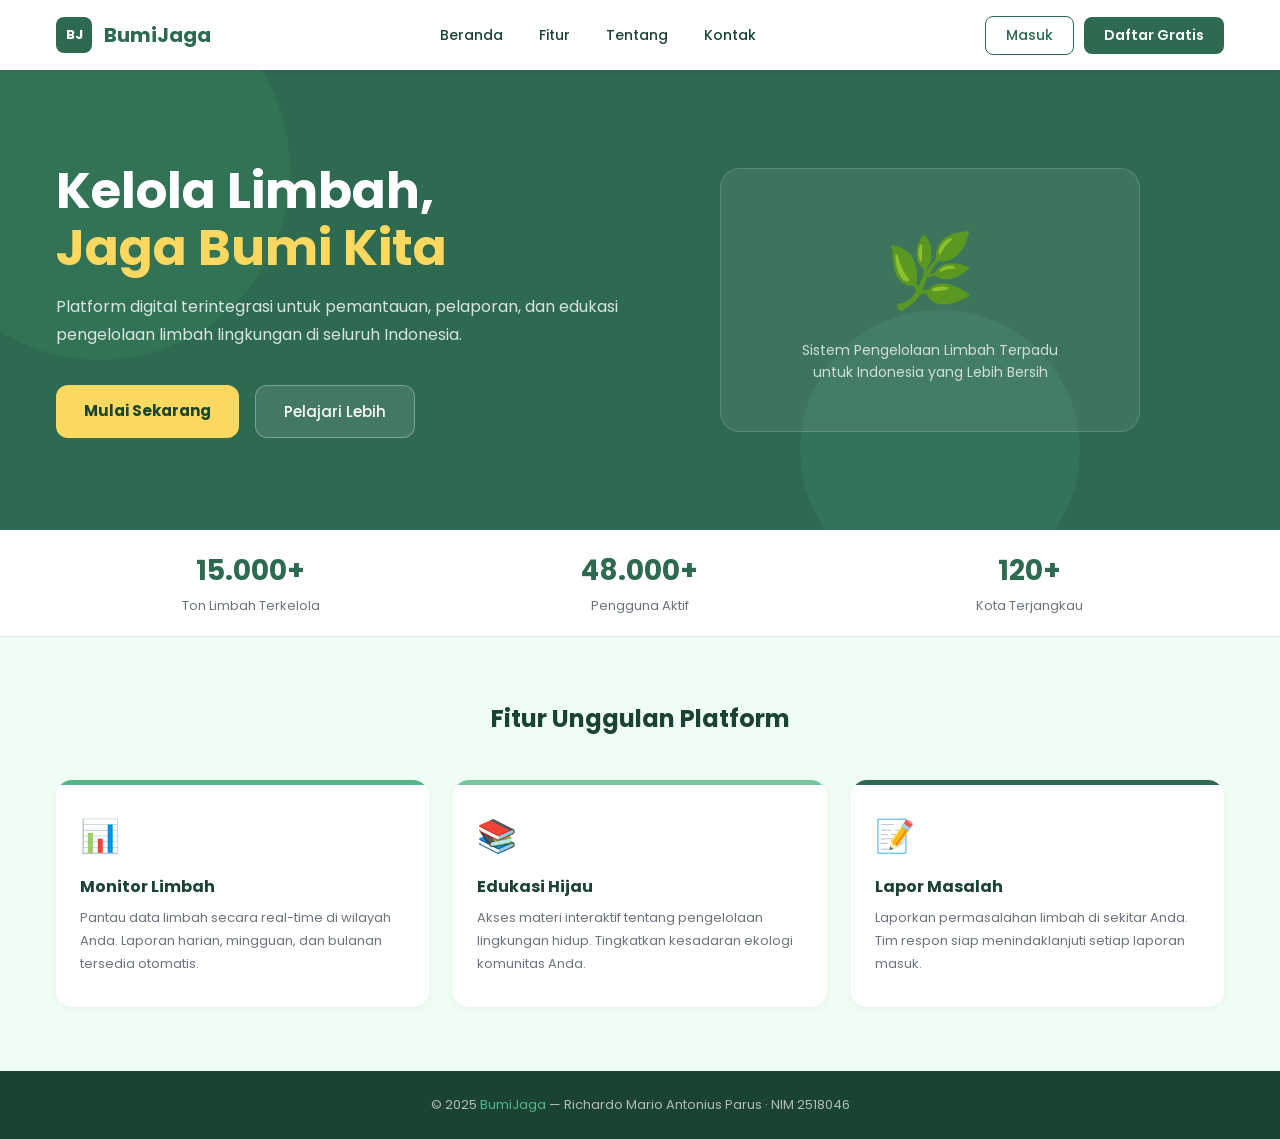
<file: index.html>
<!DOCTYPE html>
<html lang="id">
<head>
<meta charset="UTF-8">
<meta name="viewport" content="width=device-width, initial-scale=1.0">
<title>BumiJaga — Beranda</title>
<link href="https://fonts.googleapis.com/css2?family=Poppins:wght@400;500;600;700&display=swap" rel="stylesheet">
<style>
:root{--pri:#2D6A4F;--sec:#52B788;--acc:#74C69D;--bg:#F0FDF4;--dar:#1B4332;--gra:#6B7280;--lgr:#E5E7EB;--yel:#FBD85F;--whi:#fff}
*{margin:0;padding:0;box-sizing:border-box}
body{font-family:'Poppins',sans-serif;background:var(--bg);color:var(--dar)}

/* ── NAV ── */
.nav{background:var(--whi);padding:0 56px;height:70px;display:flex;align-items:center;justify-content:space-between;box-shadow:0 1px 6px rgba(0,0,0,.06);position:sticky;top:0;z-index:200}
.nav-logo{display:flex;align-items:center;gap:12px;text-decoration:none}
.nav-icon{width:36px;height:36px;background:var(--pri);border-radius:8px;display:flex;align-items:center;justify-content:center;color:var(--whi);font-weight:700;font-size:13px;flex-shrink:0}
.nav-name{font-weight:700;font-size:20px;color:var(--pri)}
.nav-links{display:flex;gap:36px}
.nav-links a{text-decoration:none;color:var(--dar);font-size:14px;font-weight:500;transition:color .2s}
.nav-links a:hover{color:var(--sec)}
.nav-act{display:flex;gap:10px;align-items:center}
.btn-out{padding:8px 20px;border:1.5px solid var(--pri);background:transparent;color:var(--pri);border-radius:8px;font-size:14px;font-weight:500;cursor:pointer;font-family:'Poppins',sans-serif;text-decoration:none;transition:all .2s}
.btn-out:hover{background:var(--pri);color:var(--whi)}
.btn-fil{padding:8px 20px;background:var(--pri);color:var(--whi);border:none;border-radius:8px;font-size:14px;font-weight:600;cursor:pointer;font-family:'Poppins',sans-serif;text-decoration:none;transition:background .2s}
.btn-fil:hover{background:var(--dar)}
.hamburger{display:none;flex-direction:column;gap:5px;cursor:pointer;background:none;border:none;padding:4px}
.hamburger span{display:block;width:24px;height:2px;background:var(--dar);border-radius:2px;transition:all .3s}
.nav-mobile{display:none;position:fixed;inset:0;background:rgba(0,0,0,.5);z-index:300}
.nav-mobile.open{display:block}
.nav-mobile-menu{background:var(--whi);width:80%;max-width:300px;height:100%;padding:32px 24px;display:flex;flex-direction:column;gap:8px}
.nav-mobile-menu a{text-decoration:none;color:var(--dar);font-size:16px;font-weight:500;padding:12px 0;border-bottom:1px solid var(--lgr)}
.nav-mobile-close{background:none;border:none;font-size:24px;cursor:pointer;color:var(--gra);align-self:flex-end;margin-bottom:16px}

/* ── HERO ── */
.hero{background:var(--pri);padding:72px 56px;position:relative;overflow:hidden;display:flex;align-items:center;gap:64px;min-height:460px}
.hero::before{content:'';position:absolute;width:380px;height:380px;border-radius:50%;background:var(--sec);opacity:.12;top:-90px;left:-90px;pointer-events:none}
.hero::after{content:'';position:absolute;width:280px;height:280px;border-radius:50%;background:var(--acc);opacity:.1;bottom:-60px;right:200px;pointer-events:none}
.hero-c{flex:1;z-index:1;max-width:600px}
.hero-h{font-size:50px;font-weight:700;color:var(--whi);line-height:1.14}
.hero-h span{color:var(--yel)}
.hero-sub{margin-top:16px;color:rgba(255,255,255,.82);font-size:16px;line-height:1.75}
.hero-btns{margin-top:36px;display:flex;gap:16px;flex-wrap:wrap}
.hbtn-p{padding:14px 28px;background:var(--yel);color:var(--dar);border:none;border-radius:12px;font-size:15px;font-weight:700;cursor:pointer;font-family:'Poppins',sans-serif;text-decoration:none;display:inline-block}
.hbtn-s{padding:14px 28px;background:rgba(255,255,255,.1);color:var(--whi);border:1px solid rgba(255,255,255,.3);border-radius:12px;font-size:15px;font-weight:500;cursor:pointer;font-family:'Poppins',sans-serif;display:inline-block;text-decoration:none}
.hero-vis{flex:0 0 420px;z-index:1}
.hero-card{background:rgba(255,255,255,.08);border:1px solid rgba(255,255,255,.15);border-radius:20px;padding:48px 40px;text-align:center}
.hero-card-ico{font-size:72px}
.hero-card-txt{color:rgba(255,255,255,.75);font-size:14px;margin-top:14px;line-height:1.6}

/* ── STATS ── */
.statsbar{background:var(--whi);padding:20px 56px;display:grid;grid-template-columns:repeat(3,1fr);border-bottom:1px solid var(--lgr)}
.st-item{display:flex;flex-direction:column;align-items:center;gap:4px}
.st-val{font-size:28px;font-weight:700;color:var(--pri)}
.st-lbl{font-size:13px;color:var(--gra)}

/* ── FEATURES ── */
.feats{padding:64px 56px;background:var(--bg)}
.sec-title{text-align:center;font-size:24px;font-weight:700;color:var(--dar);margin-bottom:44px}
.feats-grid{display:grid;grid-template-columns:repeat(3,1fr);gap:24px;max-width:1200px;margin:0 auto}
.feat-card{background:var(--whi);border-radius:16px;padding:32px 24px;position:relative;overflow:hidden;box-shadow:0 2px 8px rgba(0,0,0,.04)}
.feat-card::before{content:'';position:absolute;top:0;left:0;right:0;height:5px}
.feat-card:nth-child(1)::before{background:var(--sec)}
.feat-card:nth-child(2)::before{background:var(--acc)}
.feat-card:nth-child(3)::before{background:var(--pri)}
.feat-ico{font-size:32px;margin-bottom:14px}
.feat-title{font-size:16px;font-weight:700;color:var(--dar);margin-bottom:8px}
.feat-desc{font-size:13px;color:var(--gra);line-height:1.75}

/* ── FOOTER ── */
footer{background:var(--dar);color:rgba(255,255,255,.65);text-align:center;padding:24px;font-size:13px}
footer span{color:var(--sec)}

/* ═══════════════════════════════
   RESPONSIVE — max-width: 768px
═══════════════════════════════ */
@media (max-width: 768px) {
  .nav{padding:0 20px}
  .nav-links,.nav-act{display:none}
  .hamburger{display:flex}

  .hero{flex-direction:column;padding:40px 20px;min-height:auto;gap:32px}
  .hero-h{font-size:32px}
  .hero-sub{font-size:14px}
  .hero-vis{display:none}
  .hero-btns{flex-direction:column;gap:12px}
  .hbtn-p,.hbtn-s{text-align:center}

  .statsbar{grid-template-columns:1fr;padding:20px;gap:16px}
  .st-item{flex-direction:row;justify-content:space-between;padding:12px 0;border-bottom:1px solid var(--lgr)}
  .st-item:last-child{border-bottom:none}

  .feats{padding:40px 20px}
  .feats-grid{grid-template-columns:1fr}
}
</style>
</head>
<body>

<nav class="nav">
  <a class="nav-logo" href="index.html">
    <div class="nav-icon">BJ</div>
    <span class="nav-name">BumiJaga</span>
  </a>
  <div class="nav-links">
    <a href="#">Beranda</a><a href="#">Fitur</a><a href="#">Tentang</a><a href="#">Kontak</a>
  </div>
  <div class="nav-act">
    <a class="btn-out" href="login.html">Masuk</a>
    <a class="btn-fil" href="register.html">Daftar Gratis</a>
  </div>
  <button class="hamburger" onclick="document.getElementById('mobileNav').classList.add('open')" aria-label="Menu">
    <span></span><span></span><span></span>
  </button>
</nav>

<div class="nav-mobile" id="mobileNav" onclick="if(event.target===this)this.classList.remove('open')">
  <div class="nav-mobile-menu">
    <button class="nav-mobile-close" onclick="document.getElementById('mobileNav').classList.remove('open')">✕</button>
    <a href="#">Beranda</a>
    <a href="#">Fitur</a>
    <a href="#">Tentang</a>
    <a href="#">Kontak</a>
    <a href="login.html" style="color:var(--pri);font-weight:600">Masuk</a>
    <a href="register.html" style="color:var(--pri);font-weight:600">Daftar Gratis</a>
  </div>
</div>

<section class="hero">
  <div class="hero-c">
    <h1 class="hero-h">Kelola Limbah,<br><span>Jaga Bumi Kita</span></h1>
    <p class="hero-sub">Platform digital terintegrasi untuk pemantauan, pelaporan, dan edukasi pengelolaan limbah lingkungan di seluruh Indonesia.</p>
    <div class="hero-btns">
      <a class="hbtn-p" href="register.html">Mulai Sekarang</a>
      <a class="hbtn-s" href="#">Pelajari Lebih</a>
    </div>
  </div>
  <div class="hero-vis">
    <div class="hero-card">
      <div class="hero-card-ico">🌿</div>
      <p class="hero-card-txt">Sistem Pengelolaan Limbah Terpadu<br>untuk Indonesia yang Lebih Bersih</p>
    </div>
  </div>
</section>

<div class="statsbar">
  <div class="st-item"><div class="st-val">15.000+</div><div class="st-lbl">Ton Limbah Terkelola</div></div>
  <div class="st-item"><div class="st-val">48.000+</div><div class="st-lbl">Pengguna Aktif</div></div>
  <div class="st-item"><div class="st-val">120+</div><div class="st-lbl">Kota Terjangkau</div></div>
</div>

<section class="feats">
  <h2 class="sec-title">Fitur Unggulan Platform</h2>
  <div class="feats-grid">
    <div class="feat-card"><div class="feat-ico">📊</div><h3 class="feat-title">Monitor Limbah</h3><p class="feat-desc">Pantau data limbah secara real-time di wilayah Anda. Laporan harian, mingguan, dan bulanan tersedia otomatis.</p></div>
    <div class="feat-card"><div class="feat-ico">📚</div><h3 class="feat-title">Edukasi Hijau</h3><p class="feat-desc">Akses materi interaktif tentang pengelolaan lingkungan hidup. Tingkatkan kesadaran ekologi komunitas Anda.</p></div>
    <div class="feat-card"><div class="feat-ico">📝</div><h3 class="feat-title">Lapor Masalah</h3><p class="feat-desc">Laporkan permasalahan limbah di sekitar Anda. Tim respon siap menindaklanjuti setiap laporan masuk.</p></div>
  </div>
</section>

<footer><p>© 2025 <span>BumiJaga</span> — Richardo Mario Antonius Parus · NIM 2518046</p></footer>
</body>
</html>
</file>
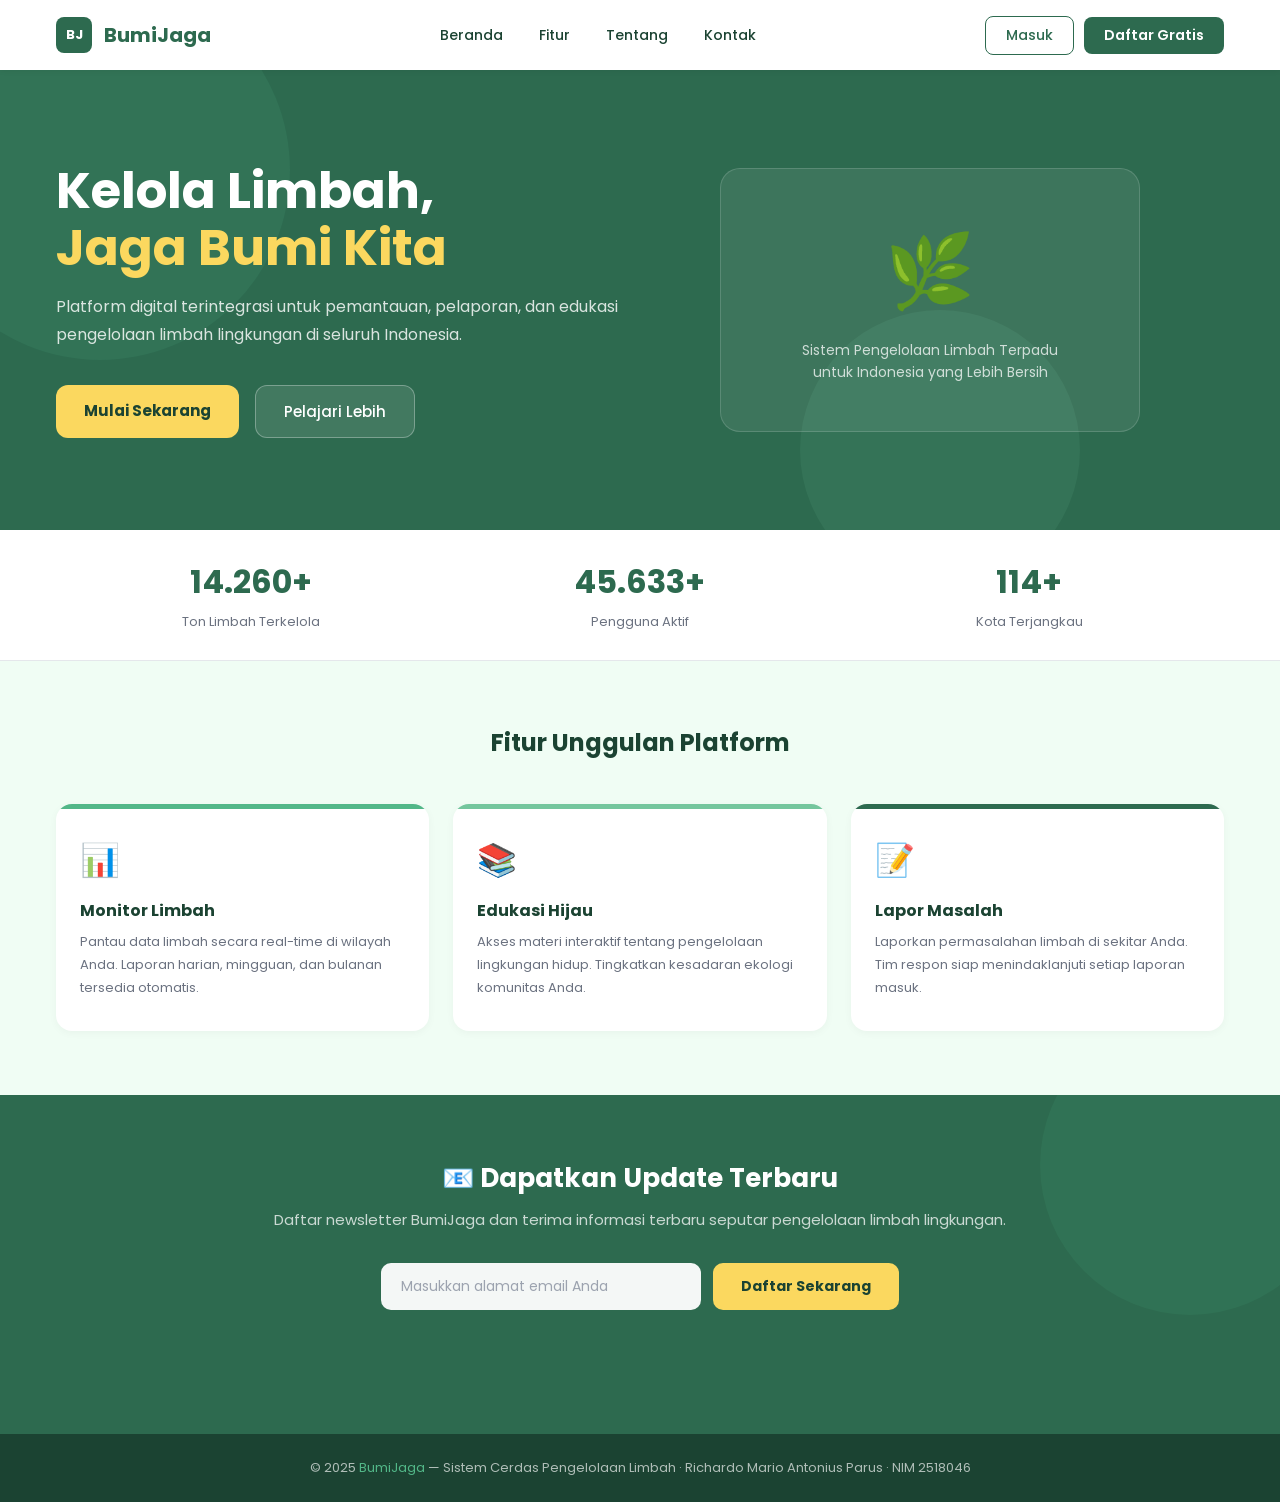
<file: index (1).html>
<!DOCTYPE html>
<html lang="id">
<head>
<meta charset="UTF-8">
<meta name="viewport" content="width=device-width, initial-scale=1.0">
<title>BumiJaga — Beranda</title>
<link href="https://fonts.googleapis.com/css2?family=Poppins:wght@400;500;600;700&display=swap" rel="stylesheet">
<style>
:root{--pri:#2D6A4F;--sec:#52B788;--acc:#74C69D;--bg:#F0FDF4;--dar:#1B4332;--gra:#6B7280;--lgr:#E5E7EB;--yel:#FBD85F;--whi:#fff;--red:#EF4444;--blue:#3B82F6;--warn:#F59E0B}
*{margin:0;padding:0;box-sizing:border-box}
body{font-family:'Poppins',sans-serif;background:var(--bg);color:var(--dar)}

/* ── NAV ── */
.nav{background:var(--whi);padding:0 56px;height:70px;display:flex;align-items:center;justify-content:space-between;box-shadow:0 1px 6px rgba(0,0,0,.06);position:sticky;top:0;z-index:200}
.nav-logo{display:flex;align-items:center;gap:12px;text-decoration:none}
.nav-icon{width:36px;height:36px;background:var(--pri);border-radius:8px;display:flex;align-items:center;justify-content:center;color:var(--whi);font-weight:700;font-size:13px;flex-shrink:0}
.nav-name{font-weight:700;font-size:20px;color:var(--pri)}
.nav-links{display:flex;gap:36px}
.nav-links a{text-decoration:none;color:var(--dar);font-size:14px;font-weight:500;transition:color .2s}
.nav-links a:hover{color:var(--sec)}
.nav-act{display:flex;gap:10px;align-items:center}
.btn-out{padding:8px 20px;border:1.5px solid var(--pri);background:transparent;color:var(--pri);border-radius:8px;font-size:14px;font-weight:500;cursor:pointer;font-family:'Poppins',sans-serif;text-decoration:none;transition:all .2s}
.btn-out:hover{background:var(--pri);color:var(--whi)}
.btn-fil{padding:8px 20px;background:var(--pri);color:var(--whi);border:none;border-radius:8px;font-size:14px;font-weight:600;cursor:pointer;font-family:'Poppins',sans-serif;text-decoration:none;transition:background .2s}
.btn-fil:hover{background:var(--dar)}
.hamburger{display:none;flex-direction:column;gap:5px;cursor:pointer;background:none;border:none;padding:4px}
.hamburger span{display:block;width:24px;height:2px;background:var(--dar);border-radius:2px;transition:all .3s}
.nav-mobile{display:none;position:fixed;inset:0;background:rgba(0,0,0,.5);z-index:300}
.nav-mobile.open{display:block}
.nav-mobile-menu{background:var(--whi);width:80%;max-width:300px;height:100%;padding:32px 24px;display:flex;flex-direction:column;gap:8px}
.nav-mobile-menu a{text-decoration:none;color:var(--dar);font-size:16px;font-weight:500;padding:12px 0;border-bottom:1px solid var(--lgr)}
.nav-mobile-close{background:none;border:none;font-size:24px;cursor:pointer;color:var(--gra);align-self:flex-end;margin-bottom:16px}

/* ── HERO ── */
.hero{background:var(--pri);padding:72px 56px;position:relative;overflow:hidden;display:flex;align-items:center;gap:64px;min-height:460px}
.hero::before{content:'';position:absolute;width:380px;height:380px;border-radius:50%;background:var(--sec);opacity:.12;top:-90px;left:-90px;pointer-events:none}
.hero::after{content:'';position:absolute;width:280px;height:280px;border-radius:50%;background:var(--acc);opacity:.1;bottom:-60px;right:200px;pointer-events:none}
.hero-c{flex:1;z-index:1;max-width:600px}
.hero-h{font-size:50px;font-weight:700;color:var(--whi);line-height:1.14}
.hero-h span{color:var(--yel)}
.hero-sub{margin-top:16px;color:rgba(255,255,255,.82);font-size:16px;line-height:1.75}
.hero-btns{margin-top:36px;display:flex;gap:16px;flex-wrap:wrap}
.hbtn-p{padding:14px 28px;background:var(--yel);color:var(--dar);border:none;border-radius:12px;font-size:15px;font-weight:700;cursor:pointer;font-family:'Poppins',sans-serif;text-decoration:none;display:inline-block;transition:opacity .2s}
.hbtn-p:hover{opacity:.88}
.hbtn-s{padding:14px 28px;background:rgba(255,255,255,.1);color:var(--whi);border:1px solid rgba(255,255,255,.3);border-radius:12px;font-size:15px;font-weight:500;cursor:pointer;font-family:'Poppins',sans-serif;display:inline-block;text-decoration:none;transition:background .2s}
.hbtn-s:hover{background:rgba(255,255,255,.2)}
.hero-vis{flex:0 0 420px;z-index:1}
.hero-card{background:rgba(255,255,255,.08);border:1px solid rgba(255,255,255,.15);border-radius:20px;padding:48px 40px;text-align:center}
.hero-card-ico{font-size:72px}
.hero-card-txt{color:rgba(255,255,255,.75);font-size:14px;margin-top:14px;line-height:1.6}

/* ── STATS ── */
.statsbar{background:var(--whi);padding:28px 56px;display:grid;grid-template-columns:repeat(3,1fr);border-bottom:1px solid var(--lgr)}
.st-item{display:flex;flex-direction:column;align-items:center;gap:6px}
.st-val{font-size:32px;font-weight:700;color:var(--pri);min-width:80px;text-align:center}
.st-lbl{font-size:13px;color:var(--gra)}

/* ── FEATURES ── */
.feats{padding:64px 56px;background:var(--bg)}
.sec-title{text-align:center;font-size:24px;font-weight:700;color:var(--dar);margin-bottom:44px}
.feats-grid{display:grid;grid-template-columns:repeat(3,1fr);gap:24px;max-width:1200px;margin:0 auto}
.feat-card{background:var(--whi);border-radius:16px;padding:32px 24px;position:relative;overflow:hidden;box-shadow:0 2px 8px rgba(0,0,0,.04);transition:transform .3s,box-shadow .3s}
.feat-card:hover{transform:translateY(-4px);box-shadow:0 8px 24px rgba(0,0,0,.1)}
.feat-card::before{content:'';position:absolute;top:0;left:0;right:0;height:5px}
.feat-card:nth-child(1)::before{background:var(--sec)}
.feat-card:nth-child(2)::before{background:var(--acc)}
.feat-card:nth-child(3)::before{background:var(--pri)}
.feat-ico{font-size:32px;margin-bottom:14px}
.feat-title{font-size:16px;font-weight:700;color:var(--dar);margin-bottom:8px}
.feat-desc{font-size:13px;color:var(--gra);line-height:1.75}

/* ══ DOM 2: SCROLL REVEAL ══ */
.reveal{opacity:0;transform:translateY(32px);transition:opacity .6s ease,transform .6s ease}
.reveal.visible{opacity:1;transform:translateY(0)}
.reveal-left{opacity:0;transform:translateX(-40px);transition:opacity .6s ease,transform .6s ease}
.reveal-left.visible{opacity:1;transform:translateX(0)}
.reveal-right{opacity:0;transform:translateX(40px);transition:opacity .6s ease,transform .6s ease}
.reveal-right.visible{opacity:1;transform:translateX(0)}
.delay-1{transition-delay:.1s}
.delay-2{transition-delay:.2s}
.delay-3{transition-delay:.3s}

/* ══ DOM 3: NEWSLETTER SECTION ══ */
.newsletter{background:var(--pri);padding:64px 56px;position:relative;overflow:hidden;text-align:center}
.newsletter::before{content:'';position:absolute;width:300px;height:300px;border-radius:50%;background:var(--sec);opacity:.1;top:-80px;right:-60px;pointer-events:none}
.nl-title{font-size:26px;font-weight:700;color:var(--whi);margin-bottom:10px}
.nl-sub{color:rgba(255,255,255,.75);font-size:15px;margin-bottom:32px}
.nl-form{display:flex;gap:12px;justify-content:center;flex-wrap:wrap;margin-bottom:24px}
.nl-input{padding:13px 20px;border:none;border-radius:10px;font-size:14px;font-family:'Poppins',sans-serif;width:320px;outline:none;background:rgba(255,255,255,.95);color:var(--dar)}
.nl-input::placeholder{color:#9CA3AF}
.nl-input:focus{box-shadow:0 0 0 3px rgba(251,216,95,.5)}
.nl-btn{padding:13px 28px;background:var(--yel);color:var(--dar);border:none;border-radius:10px;font-size:14px;font-weight:700;cursor:pointer;font-family:'Poppins',sans-serif;transition:opacity .2s}
.nl-btn:hover{opacity:.88}
.nl-chips{display:flex;flex-wrap:wrap;gap:8px;justify-content:center;min-height:36px;margin-top:4px}
.chip{display:inline-flex;align-items:center;gap:8px;background:rgba(255,255,255,.15);border:1px solid rgba(255,255,255,.3);color:var(--whi);padding:6px 14px;border-radius:20px;font-size:13px;animation:chipIn .3s ease}
@keyframes chipIn{from{opacity:0;transform:scale(.8)}to{opacity:1;transform:scale(1)}}
.chip-close{background:none;border:none;color:rgba(255,255,255,.7);cursor:pointer;font-size:14px;line-height:1;padding:0;display:flex;align-items:center;transition:color .2s}
.chip-close:hover{color:var(--whi)}
.nl-count{color:rgba(255,255,255,.65);font-size:13px;margin-top:12px}

/* ── FOOTER ── */
footer{background:var(--dar);color:rgba(255,255,255,.65);text-align:center;padding:24px;font-size:13px}
footer span{color:var(--sec)}

/* ══ TOAST / SNACKBAR ══ */
#toastContainer{position:fixed;bottom:24px;right:24px;z-index:9999;display:flex;flex-direction:column;gap:10px;pointer-events:none}
.toast{display:flex;align-items:center;gap:10px;padding:14px 16px;border-radius:12px;background:var(--whi);box-shadow:0 4px 24px rgba(0,0,0,.15);min-width:280px;max-width:380px;pointer-events:all;transform:translateX(calc(100% + 40px));transition:transform .35s cubic-bezier(.34,1.56,.64,1),opacity .35s ease;opacity:0;border-left:4px solid var(--sec)}
.toast.show{transform:translateX(0);opacity:1}
.toast.hide{transform:translateX(calc(100% + 40px));opacity:0}
.toast-success{border-left-color:var(--sec)}
.toast-error{border-left-color:var(--red)}
.toast-info{border-left-color:var(--blue)}
.toast-warning{border-left-color:var(--warn)}
.toast-icon{font-size:18px;flex-shrink:0}
.toast-msg{flex:1;font-size:13px;font-weight:500;color:var(--dar);line-height:1.4}
.toast-close{background:none;border:none;color:var(--gra);cursor:pointer;font-size:16px;padding:0;display:flex;align-items:center;flex-shrink:0;transition:color .2s}
.toast-close:hover{color:var(--dar)}
.toast-progress{position:absolute;bottom:0;left:4px;right:0;height:3px;border-radius:0 0 12px 0;animation:progress linear forwards}
@keyframes progress{from{width:100%}to{width:0}}
.toast{position:relative;overflow:hidden}

/* ── BACK TO TOP ── */
#backToTop{position:fixed;bottom:24px;left:24px;width:44px;height:44px;background:var(--pri);color:var(--whi);border:none;border-radius:50%;font-size:20px;cursor:pointer;display:flex;align-items:center;justify-content:center;box-shadow:0 4px 12px rgba(45,106,79,.4);opacity:0;transform:translateY(12px);transition:opacity .3s,transform .3s;z-index:500;pointer-events:none}
#backToTop.visible{opacity:1;transform:translateY(0);pointer-events:all}

/* ══════════════════════════════════
   RESPONSIVE — max-width: 768px
══════════════════════════════════ */
@media (max-width: 768px){
  .nav{padding:0 20px}
  .nav-links,.nav-act{display:none}
  .hamburger{display:flex}
  .hero{flex-direction:column;padding:40px 20px;min-height:auto;gap:32px}
  .hero-h{font-size:32px}
  .hero-sub{font-size:14px}
  .hero-vis{display:none}
  .hero-btns{flex-direction:column;gap:12px}
  .hbtn-p,.hbtn-s{text-align:center}
  .statsbar{grid-template-columns:1fr;padding:20px;gap:20px}
  .st-item{flex-direction:row;justify-content:space-between;padding:12px 0;border-bottom:1px solid var(--lgr)}
  .st-item:last-child{border-bottom:none}
  .feats{padding:40px 20px}
  .feats-grid{grid-template-columns:1fr}
  .newsletter{padding:48px 24px}
  .nl-input{width:100%}
  .nl-form{flex-direction:column;align-items:stretch}
  #toastContainer{right:12px;left:12px;bottom:16px}
  .toast{min-width:auto;max-width:100%}
}
</style>
</head>
<body>

<!-- Toast Container -->
<div id="toastContainer"></div>

<!-- Back to Top -->
<button id="backToTop" onclick="window.scrollTo({top:0,behavior:'smooth'})" title="Kembali ke atas">↑</button>

<!-- Nav -->
<nav class="nav">
  <a class="nav-logo" href="index.html">
    <div class="nav-icon">BJ</div>
    <span class="nav-name">BumiJaga</span>
  </a>
  <div class="nav-links">
    <a href="#">Beranda</a><a href="#">Fitur</a><a href="#">Tentang</a><a href="#">Kontak</a>
  </div>
  <div class="nav-act">
    <a class="btn-out" href="login.html">Masuk</a>
    <a class="btn-fil" href="register.html">Daftar Gratis</a>
  </div>
  <button class="hamburger" onclick="document.getElementById('mobileNav').classList.add('open')" aria-label="Menu">
    <span></span><span></span><span></span>
  </button>
</nav>

<!-- Mobile Nav -->
<div class="nav-mobile" id="mobileNav" onclick="if(event.target===this)this.classList.remove('open')">
  <div class="nav-mobile-menu">
    <button class="nav-mobile-close" onclick="document.getElementById('mobileNav').classList.remove('open')">✕</button>
    <a href="#">Beranda</a>
    <a href="#">Fitur</a>
    <a href="#">Tentang</a>
    <a href="#">Kontak</a>
    <a href="login.html" style="color:var(--pri);font-weight:600">Masuk</a>
    <a href="register.html" style="color:var(--pri);font-weight:600">Daftar Gratis</a>
  </div>
</div>

<!-- Hero -->
<section class="hero">
  <div class="hero-c reveal-left">
    <h1 class="hero-h">Kelola Limbah,<br><span>Jaga Bumi Kita</span></h1>
    <p class="hero-sub">Platform digital terintegrasi untuk pemantauan, pelaporan, dan edukasi pengelolaan limbah lingkungan di seluruh Indonesia.</p>
    <div class="hero-btns">
      <a class="hbtn-p" href="register.html">Mulai Sekarang</a>
      <a class="hbtn-s" href="#" onclick="showToast('Fitur ini akan segera tersedia!','info');return false">Pelajari Lebih</a>
    </div>
  </div>
  <div class="hero-vis reveal-right">
    <div class="hero-card">
      <div class="hero-card-ico">🌿</div>
      <p class="hero-card-txt">Sistem Pengelolaan Limbah Terpadu<br>untuk Indonesia yang Lebih Bersih</p>
    </div>
  </div>
</section>

<!-- ══ DOM 1: STATS COUNTER ══ -->
<div class="statsbar">
  <div class="st-item">
    <div class="st-val" id="ctr-limbah">0+</div>
    <div class="st-lbl">Ton Limbah Terkelola</div>
  </div>
  <div class="st-item">
    <div class="st-val" id="ctr-pengguna">0+</div>
    <div class="st-lbl">Pengguna Aktif</div>
  </div>
  <div class="st-item">
    <div class="st-val" id="ctr-kota">0+</div>
    <div class="st-lbl">Kota Terjangkau</div>
  </div>
</div>

<!-- ══ DOM 2: SCROLL REVEAL FEATURES ══ -->
<section class="feats">
  <h2 class="sec-title reveal">Fitur Unggulan Platform</h2>
  <div class="feats-grid">
    <div class="feat-card reveal delay-1">
      <div class="feat-ico">📊</div>
      <h3 class="feat-title">Monitor Limbah</h3>
      <p class="feat-desc">Pantau data limbah secara real-time di wilayah Anda. Laporan harian, mingguan, dan bulanan tersedia otomatis.</p>
    </div>
    <div class="feat-card reveal delay-2">
      <div class="feat-ico">📚</div>
      <h3 class="feat-title">Edukasi Hijau</h3>
      <p class="feat-desc">Akses materi interaktif tentang pengelolaan lingkungan hidup. Tingkatkan kesadaran ekologi komunitas Anda.</p>
    </div>
    <div class="feat-card reveal delay-3">
      <div class="feat-ico">📝</div>
      <h3 class="feat-title">Lapor Masalah</h3>
      <p class="feat-desc">Laporkan permasalahan limbah di sekitar Anda. Tim respon siap menindaklanjuti setiap laporan masuk.</p>
    </div>
  </div>
</section>

<!-- ══ DOM 3: NEWSLETTER SUBSCRIPTION ══ -->
<section class="newsletter reveal">
  <h2 class="nl-title">📧 Dapatkan Update Terbaru</h2>
  <p class="nl-sub">Daftar newsletter BumiJaga dan terima informasi terbaru seputar pengelolaan limbah lingkungan.</p>
  <div class="nl-form">
    <input type="email" class="nl-input" id="nlEmail" placeholder="Masukkan alamat email Anda" onkeydown="if(event.key==='Enter')subscribeNewsletter()">
    <button class="nl-btn" onclick="subscribeNewsletter()">Daftar Sekarang</button>
  </div>
  <div class="nl-chips" id="nlChips"></div>
  <div class="nl-count" id="nlCount" style="display:none"></div>
</section>

<footer>
  <p>© 2025 <span>BumiJaga</span> — Sistem Cerdas Pengelolaan Limbah · Richardo Mario Antonius Parus · NIM 2518046</p>
</footer>

<script>
/* ════════════════════════════════════════
   TOAST / SNACKBAR SYSTEM
════════════════════════════════════════ */
const TOAST_ICONS = {
  success: '✅',
  error:   '❌',
  info:    'ℹ️',
  warning: '⚠️'
};

const TOAST_DURATION = {
  success: 3500,
  error:   5000,
  info:    3000,
  warning: 4000
};

function showToast(message, type = 'success', duration) {
  const container = document.getElementById('toastContainer');
  const dur = duration || TOAST_DURATION[type] || 3500;

  const toast = document.createElement('div');
  toast.className = 'toast toast-' + type;
  toast.innerHTML =
    '<span class="toast-icon">' + TOAST_ICONS[type] + '</span>' +
    '<span class="toast-msg">' + message + '</span>' +
    '<button class="toast-close" onclick="removeToast(this.parentElement)">✕</button>' +
    '<div class="toast-progress" style="background:' + getToastColor(type) + ';animation-duration:' + dur + 'ms"></div>';

  container.appendChild(toast);

  // Trigger animasi masuk
  requestAnimationFrame(() => {
    requestAnimationFrame(() => toast.classList.add('show'));
  });

  // Auto-dismiss
  const timer = setTimeout(() => removeToast(toast), dur);
  toast._timer = timer;
}

function removeToast(toast) {
  if (!toast || !toast.parentElement) return;
  clearTimeout(toast._timer);
  toast.classList.add('hide');
  toast.classList.remove('show');
  setTimeout(() => { if (toast.parentElement) toast.remove(); }, 380);
}

function getToastColor(type) {
  const colors = { success:'#52B788', error:'#EF4444', info:'#3B82F6', warning:'#F59E0B' };
  return colors[type] || colors.success;
}

/* ════════════════════════════════════════
   DOM 1 — COUNTER ANIMATION
   Mengubah textContent elemen secara
   bertahap menggunakan requestAnimationFrame
════════════════════════════════════════ */
const counters = [
  { id: 'ctr-limbah',  target: 15000, suffix: '+' },
  { id: 'ctr-pengguna',target: 48000, suffix: '+' },
  { id: 'ctr-kota',    target: 120,   suffix: '+'  },
];

function animateCounter(el, target, suffix, duration = 2000) {
  let startTime = null;

  function step(timestamp) {
    if (!startTime) startTime = timestamp;
    const progress = Math.min((timestamp - startTime) / duration, 1);

    // Easing: easeOutCubic
    const eased = 1 - Math.pow(1 - progress, 3);
    const current = Math.floor(eased * target);

    // ★ DOM Manipulation 1: update textContent elemen counter
    el.textContent = current.toLocaleString('id-ID') + suffix;

    if (progress < 1) {
      requestAnimationFrame(step);
    } else {
      el.textContent = target.toLocaleString('id-ID') + suffix;
    }
  }
  requestAnimationFrame(step);
}

// Jalankan counter saat statsbar masuk viewport
const statsObserver = new IntersectionObserver((entries) => {
  entries.forEach(entry => {
    if (entry.isIntersecting) {
      counters.forEach(c => {
        const el = document.getElementById(c.id);
        if (el) animateCounter(el, c.target, c.suffix);
      });
      statsObserver.disconnect(); // hanya jalankan sekali
    }
  });
}, { threshold: 0.3 });

const statsbar = document.querySelector('.statsbar');
if (statsbar) statsObserver.observe(statsbar);

/* ════════════════════════════════════════
   DOM 2 — SCROLL REVEAL
   Menambahkan class 'visible' ke elemen
   saat elemen masuk viewport (IntersectionObserver)
════════════════════════════════════════ */
function initScrollReveal() {
  const revealEls = document.querySelectorAll('.reveal, .reveal-left, .reveal-right');

  const revealObserver = new IntersectionObserver((entries) => {
    entries.forEach(entry => {
      if (entry.isIntersecting) {
        // ★ DOM Manipulation 2: tambah class 'visible' ke elemen
        entry.target.classList.add('visible');
        revealObserver.unobserve(entry.target);
      }
    });
  }, { threshold: 0.15, rootMargin: '0px 0px -40px 0px' });

  revealEls.forEach(el => revealObserver.observe(el));
}
initScrollReveal();

/* ════════════════════════════════════════
   DOM 3 — NEWSLETTER SUBSCRIPTION
   Membuat dan menyisipkan elemen chip
   ke dalam DOM saat pengguna subscribe
════════════════════════════════════════ */
const subscribers = [];

function subscribeNewsletter() {
  const input   = document.getElementById('nlEmail');
  const chipsEl = document.getElementById('nlChips');
  const countEl = document.getElementById('nlCount');
  const email   = input.value.trim();

  // Validasi format email
  const emailRegex = /^[^\s@]+@[^\s@]+\.[^\s@]+$/;
  if (!email) {
    showToast('Email tidak boleh kosong.', 'warning');
    input.focus();
    return;
  }
  if (!emailRegex.test(email)) {
    showToast('Format email tidak valid.', 'error');
    input.focus();
    return;
  }
  if (subscribers.includes(email.toLowerCase())) {
    showToast('Email ini sudah terdaftar!', 'info');
    input.value = '';
    return;
  }

  // Simpan ke array
  subscribers.push(email.toLowerCase());

  // ★ DOM Manipulation 3a: buat elemen chip baru
  const chip = document.createElement('div');
  chip.className = 'chip';
  chip.dataset.email = email.toLowerCase();
  chip.innerHTML =
    '<span>📧 ' + email + '</span>' +
    '<button class="chip-close" onclick="removeSubscriber(this)" title="Hapus">✕</button>';

  // ★ DOM Manipulation 3b: sisipkan chip ke dalam DOM
  chipsEl.appendChild(chip);

  // ★ DOM Manipulation 3c: update teks counter subscriber
  countEl.style.display = 'block';
  countEl.textContent   = subscribers.length + ' orang telah berlangganan newsletter BumiJaga';

  // Reset input
  input.value = '';
  input.focus();

  showToast('🎉 Berhasil mendaftar! Selamat datang di komunitas BumiJaga.', 'success');
}

function removeSubscriber(btn) {
  const chip    = btn.parentElement;
  const email   = chip.dataset.email;
  const countEl = document.getElementById('nlCount');

  // Hapus dari array
  const idx = subscribers.indexOf(email);
  if (idx > -1) subscribers.splice(idx, 1);

  // Animasi keluar sebelum hapus dari DOM
  chip.style.opacity  = '0';
  chip.style.transform = 'scale(0.8)';
  chip.style.transition = 'all .3s';
  setTimeout(() => chip.remove(), 300);

  // Update counter
  if (subscribers.length === 0) {
    countEl.style.display = 'none';
  } else {
    countEl.textContent = subscribers.length + ' orang telah berlangganan newsletter BumiJaga';
  }
  showToast('Email berhasil dihapus dari daftar.', 'info');
}

/* ════════════════════════════════════════
   BACK TO TOP BUTTON
   Tampil setelah scroll 300px
════════════════════════════════════════ */
const backBtn = document.getElementById('backToTop');
window.addEventListener('scroll', () => {
  if (window.scrollY > 300) {
    backBtn.classList.add('visible');
  } else {
    backBtn.classList.remove('visible');
  }
});
</script>
</body>
</html>
</file>
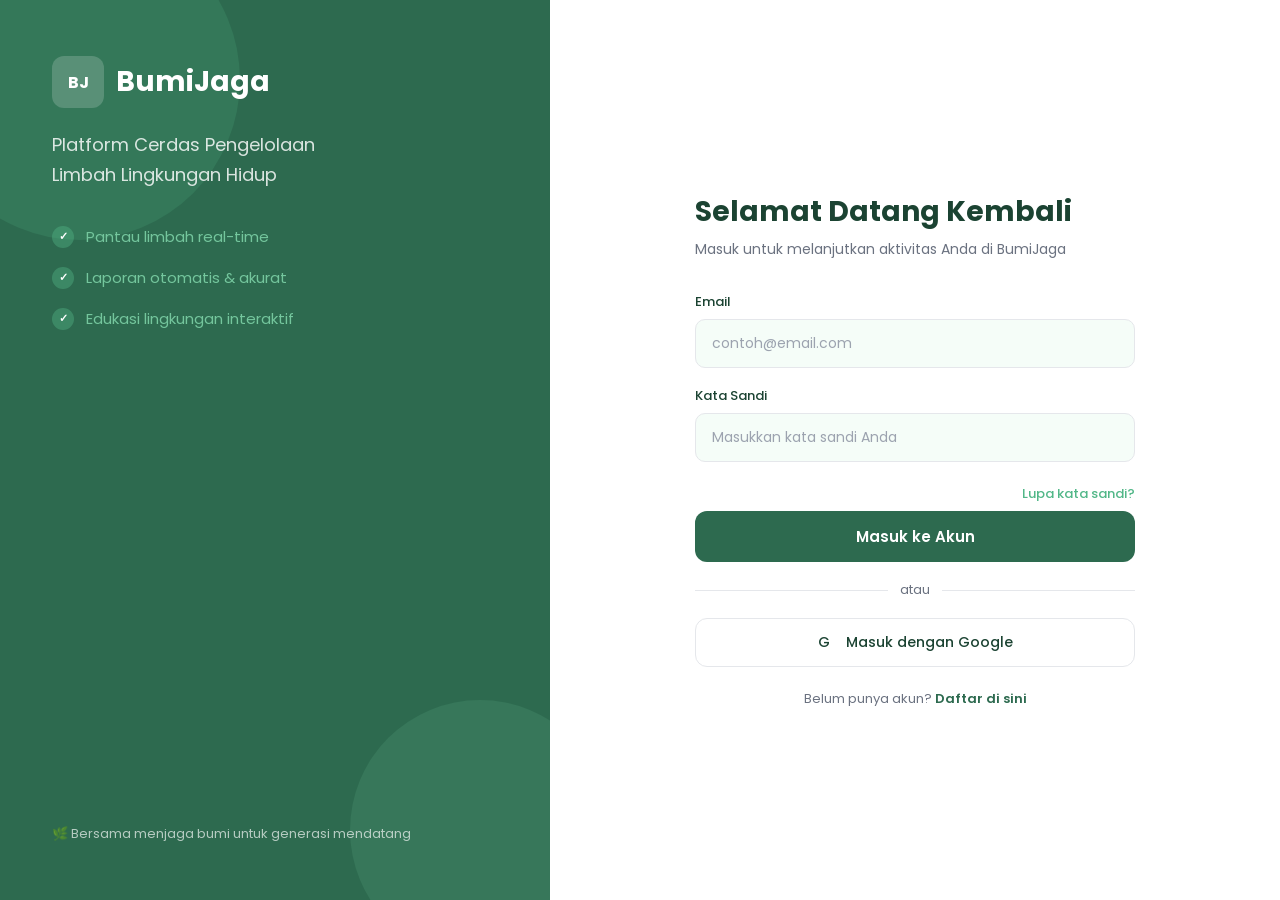
<file: login.html>
<!DOCTYPE html>
<html lang="id">
<head>
<meta charset="UTF-8">
<meta name="viewport" content="width=device-width, initial-scale=1.0">
<title>BumiJaga — Masuk</title>
<link href="https://fonts.googleapis.com/css2?family=Poppins:wght@400;500;600;700&display=swap" rel="stylesheet">
<style>
:root{--pri:#2D6A4F;--sec:#52B788;--acc:#74C69D;--bg:#F0FDF4;--dar:#1B4332;--gra:#6B7280;--lgr:#E5E7EB;--whi:#fff}
*{margin:0;padding:0;box-sizing:border-box}
body{font-family:'Poppins',sans-serif;min-height:100vh;display:flex;align-items:stretch}
.wrap{display:flex;width:100%;min-height:100vh}
.left{flex:0 0 43%;background:var(--pri);padding:56px 52px;position:relative;overflow:hidden;display:flex;flex-direction:column;justify-content:space-between}
.left::before{content:'';position:absolute;width:320px;height:320px;border-radius:50%;background:var(--sec);opacity:.18;top:-80px;left:-80px;pointer-events:none}
.left::after{content:'';position:absolute;width:260px;height:260px;border-radius:50%;background:var(--acc);opacity:.14;bottom:-60px;right:-60px;pointer-events:none}
.brand{z-index:1}
.brand-row{display:flex;align-items:center;gap:12px;margin-bottom:22px}
.brand-ico{width:52px;height:52px;background:rgba(255,255,255,.18);border-radius:12px;display:flex;align-items:center;justify-content:center;color:var(--whi);font-weight:700;font-size:16px;flex-shrink:0}
.brand-name{color:var(--whi);font-size:28px;font-weight:700}
.brand-tag{color:rgba(255,255,255,.82);font-size:18px;line-height:1.65}
.benefits{z-index:1;margin-top:36px}
.benefit{display:flex;align-items:center;gap:12px;margin-bottom:18px}
.bchk{width:22px;height:22px;background:rgba(82,183,136,.4);border-radius:50%;display:flex;align-items:center;justify-content:center;font-size:11px;color:var(--whi);font-weight:700;flex-shrink:0}
.btxt{color:var(--acc);font-size:15px}
.foot-txt{color:rgba(255,255,255,.65);font-size:13px;z-index:1}
.right{flex:1;background:var(--whi);display:flex;align-items:center;justify-content:center;padding:56px 64px;overflow-y:auto}
.form-box{width:100%;max-width:440px}
.form-title{font-size:28px;font-weight:700;color:var(--dar)}
.form-sub{font-size:14px;color:var(--gra);margin-top:6px;margin-bottom:32px}
.fg{margin-bottom:18px}
.fl{display:block;font-size:13px;font-weight:500;color:var(--dar);margin-bottom:7px}
.fi{width:100%;padding:13px 16px;border:1px solid var(--lgr);border-radius:10px;font-size:14px;font-family:'Poppins',sans-serif;background:#F5FDF8;color:var(--dar);outline:none;transition:border-color .2s}
.fi:focus{border-color:var(--sec)}
.fi::placeholder{color:#9CA3AF}
.frgt{text-align:right;margin-top:6px}
.frgt a{font-size:13px;color:var(--sec);font-weight:500;text-decoration:none}
.btn-pri{width:100%;padding:14px;background:var(--pri);color:var(--whi);border:none;border-radius:12px;font-size:15px;font-weight:600;font-family:'Poppins',sans-serif;cursor:pointer;margin-top:6px;text-decoration:none;display:block;text-align:center;transition:background .2s}
.btn-pri:hover{background:var(--dar)}
.divdr{display:flex;align-items:center;gap:12px;margin:18px 0}
.dl{flex:1;height:1px;background:var(--lgr)}
.dt{font-size:13px;color:var(--gra)}
.btn-goog{width:100%;padding:13px;background:var(--whi);color:var(--dar);border:1px solid var(--lgr);border-radius:12px;font-size:14px;font-weight:500;font-family:'Poppins',sans-serif;cursor:pointer;transition:background .2s}
.btn-goog:hover{background:#F9FAFB}
.redir{text-align:center;margin-top:22px;font-size:13px;color:var(--gra)}
.redir a{color:var(--pri);font-weight:600;text-decoration:none}

/* ═══════════════════════════════
   RESPONSIVE — max-width: 768px
═══════════════════════════════ */
@media (max-width: 768px) {
  .wrap{flex-direction:column}
  .left{flex:none;padding:32px 24px;min-height:auto}
  .left::before,.left::after{display:none}
  .benefits{display:none}
  .foot-txt{display:none}
  .brand-tag{font-size:15px}
  .right{padding:32px 24px;align-items:flex-start}
  .form-box{max-width:100%}
  .form-title{font-size:22px}
}
</style>
</head>
<body>
<div class="wrap">
  <div class="left">
    <div class="brand">
      <div class="brand-row">
        <div class="brand-ico">BJ</div>
        <span class="brand-name">BumiJaga</span>
      </div>
      <p class="brand-tag">Platform Cerdas Pengelolaan<br>Limbah Lingkungan Hidup</p>
      <div class="benefits">
        <div class="benefit"><div class="bchk">✓</div><span class="btxt">Pantau limbah real-time</span></div>
        <div class="benefit"><div class="bchk">✓</div><span class="btxt">Laporan otomatis &amp; akurat</span></div>
        <div class="benefit"><div class="bchk">✓</div><span class="btxt">Edukasi lingkungan interaktif</span></div>
      </div>
    </div>
    <p class="foot-txt">🌿 Bersama menjaga bumi untuk generasi mendatang</p>
  </div>
  <div class="right">
    <div class="form-box">
      <h2 class="form-title">Selamat Datang Kembali</h2>
      <p class="form-sub">Masuk untuk melanjutkan aktivitas Anda di BumiJaga</p>
      <div class="fg"><label class="fl">Email</label><input class="fi" type="email" placeholder="contoh@email.com"></div>
      <div class="fg"><label class="fl">Kata Sandi</label><input class="fi" type="password" placeholder="Masukkan kata sandi Anda"></div>
      <div class="frgt"><a href="#">Lupa kata sandi?</a></div>
      <a class="btn-pri" href="dashboard.html">Masuk ke Akun</a>
      <div class="divdr"><div class="dl"></div><span class="dt">atau</span><div class="dl"></div></div>
      <button class="btn-goog">G &nbsp;&nbsp; Masuk dengan Google</button>
      <p class="redir">Belum punya akun? <a href="register.html">Daftar di sini</a></p>
    </div>
  </div>
</div>
</body>
</html>
</file>
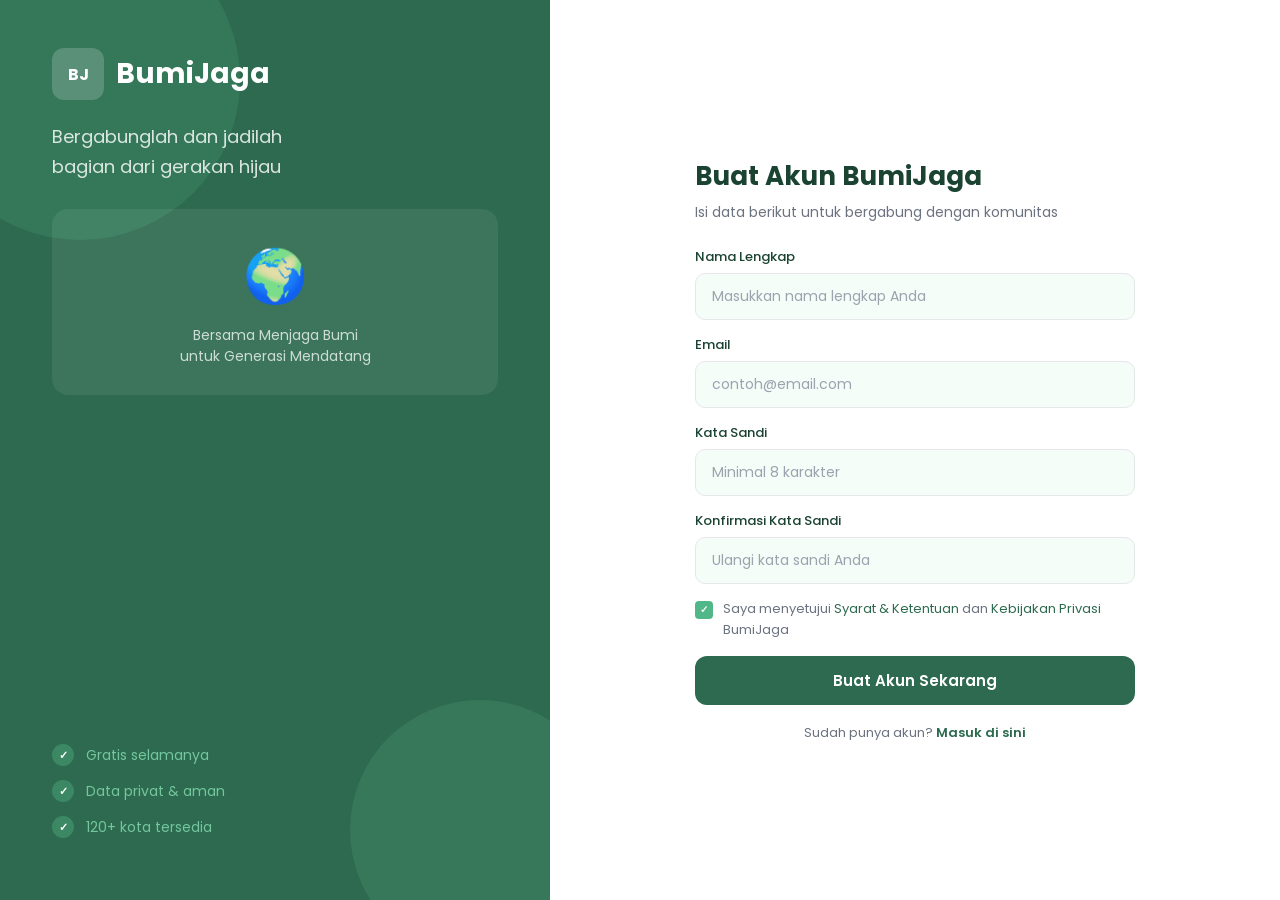
<file: register.html>
<!DOCTYPE html>
<html lang="id">
<head>
<meta charset="UTF-8">
<meta name="viewport" content="width=device-width, initial-scale=1.0">
<title>BumiJaga — Daftar</title>
<link href="https://fonts.googleapis.com/css2?family=Poppins:wght@400;500;600;700&display=swap" rel="stylesheet">
<style>
:root{--pri:#2D6A4F;--sec:#52B788;--acc:#74C69D;--bg:#F0FDF4;--dar:#1B4332;--gra:#6B7280;--lgr:#E5E7EB;--whi:#fff}
*{margin:0;padding:0;box-sizing:border-box}
body{font-family:'Poppins',sans-serif;min-height:100vh;display:flex}
.wrap{display:flex;width:100%;min-height:100vh}
.left{flex:0 0 43%;background:var(--pri);padding:48px 52px;position:relative;overflow:hidden;display:flex;flex-direction:column;justify-content:space-between}
.left::before{content:'';position:absolute;width:320px;height:320px;border-radius:50%;background:var(--sec);opacity:.18;top:-80px;left:-80px;pointer-events:none}
.left::after{content:'';position:absolute;width:260px;height:260px;border-radius:50%;background:var(--acc);opacity:.14;bottom:-60px;right:-60px;pointer-events:none}
.brand{z-index:1}
.brand-row{display:flex;align-items:center;gap:12px;margin-bottom:22px}
.brand-ico{width:52px;height:52px;background:rgba(255,255,255,.18);border-radius:12px;display:flex;align-items:center;justify-content:center;color:var(--whi);font-weight:700;font-size:16px;flex-shrink:0}
.brand-name{color:var(--whi);font-size:28px;font-weight:700}
.brand-tag{color:rgba(255,255,255,.82);font-size:18px;line-height:1.65}
.visual{background:rgba(255,255,255,.07);border-radius:16px;padding:28px 24px;text-align:center;z-index:1;margin-top:28px}
.visual-ico{font-size:52px}
.visual-txt{color:rgba(255,255,255,.75);font-size:14px;margin-top:10px}
.benefits{z-index:1;margin-top:24px}
.benefit{display:flex;align-items:center;gap:12px;margin-bottom:14px}
.bchk{width:22px;height:22px;background:rgba(82,183,136,.4);border-radius:50%;display:flex;align-items:center;justify-content:center;font-size:11px;color:var(--whi);font-weight:700;flex-shrink:0}
.btxt{color:var(--acc);font-size:14px}
.right{flex:1;background:var(--whi);display:flex;align-items:center;justify-content:center;padding:48px 64px;overflow-y:auto}
.form-box{width:100%;max-width:440px}
.form-title{font-size:26px;font-weight:700;color:var(--dar)}
.form-sub{font-size:14px;color:var(--gra);margin-top:6px;margin-bottom:24px}
.fg{margin-bottom:15px}
.fl{display:block;font-size:13px;font-weight:500;color:var(--dar);margin-bottom:6px}
.fi{width:100%;padding:12px 16px;border:1px solid var(--lgr);border-radius:10px;font-size:14px;font-family:'Poppins',sans-serif;background:#F5FDF8;color:var(--dar);outline:none;transition:border-color .2s}
.fi:focus{border-color:var(--sec)}
.fi::placeholder{color:#9CA3AF}
.cbrow{display:flex;align-items:flex-start;gap:10px;margin-bottom:16px}
.cbbox{width:18px;height:18px;background:var(--sec);border-radius:4px;display:flex;align-items:center;justify-content:center;font-size:10px;color:var(--whi);font-weight:700;flex-shrink:0;margin-top:2px}
.cblbl{font-size:13px;color:var(--gra);line-height:1.6}
.cblbl a{color:var(--pri);text-decoration:none}
.btn-pri{width:100%;padding:13px;background:var(--pri);color:var(--whi);border:none;border-radius:12px;font-size:15px;font-weight:600;font-family:'Poppins',sans-serif;cursor:pointer;text-decoration:none;display:block;text-align:center;transition:background .2s}
.btn-pri:hover{background:var(--dar)}
.redir{text-align:center;margin-top:18px;font-size:13px;color:var(--gra)}
.redir a{color:var(--pri);font-weight:600;text-decoration:none}

/* ═══════════════════════════════
   RESPONSIVE — max-width: 768px
═══════════════════════════════ */
@media (max-width: 768px) {
  .wrap{flex-direction:column}
  .left{flex:none;padding:28px 24px;min-height:auto}
  .left::before,.left::after{display:none}
  .visual,.benefits{display:none}
  .brand-tag{font-size:14px}
  .right{padding:28px 24px;align-items:flex-start}
  .form-box{max-width:100%}
  .form-title{font-size:22px}
  .fg{margin-bottom:12px}
}
</style>
</head>
<body>
<div class="wrap">
  <div class="left">
    <div class="brand">
      <div class="brand-row">
        <div class="brand-ico">BJ</div>
        <span class="brand-name">BumiJaga</span>
      </div>
      <p class="brand-tag">Bergabunglah dan jadilah<br>bagian dari gerakan hijau</p>
      <div class="visual">
        <div class="visual-ico">🌍</div>
        <p class="visual-txt">Bersama Menjaga Bumi<br>untuk Generasi Mendatang</p>
      </div>
    </div>
    <div class="benefits">
      <div class="benefit"><div class="bchk">✓</div><span class="btxt">Gratis selamanya</span></div>
      <div class="benefit"><div class="bchk">✓</div><span class="btxt">Data privat &amp; aman</span></div>
      <div class="benefit"><div class="bchk">✓</div><span class="btxt">120+ kota tersedia</span></div>
    </div>
  </div>
  <div class="right">
    <div class="form-box">
      <h2 class="form-title">Buat Akun BumiJaga</h2>
      <p class="form-sub">Isi data berikut untuk bergabung dengan komunitas</p>
      <div class="fg"><label class="fl">Nama Lengkap</label><input class="fi" type="text" placeholder="Masukkan nama lengkap Anda"></div>
      <div class="fg"><label class="fl">Email</label><input class="fi" type="email" placeholder="contoh@email.com"></div>
      <div class="fg"><label class="fl">Kata Sandi</label><input class="fi" type="password" placeholder="Minimal 8 karakter"></div>
      <div class="fg"><label class="fl">Konfirmasi Kata Sandi</label><input class="fi" type="password" placeholder="Ulangi kata sandi Anda"></div>
      <div class="cbrow">
        <div class="cbbox">✓</div>
        <span class="cblbl">Saya menyetujui <a href="#">Syarat &amp; Ketentuan</a> dan <a href="#">Kebijakan Privasi</a> BumiJaga</span>
      </div>
      <a class="btn-pri" href="dashboard.html">Buat Akun Sekarang</a>
      <p class="redir">Sudah punya akun? <a href="login.html">Masuk di sini</a></p>
    </div>
  </div>
</div>
</body>
</html>
</file>
